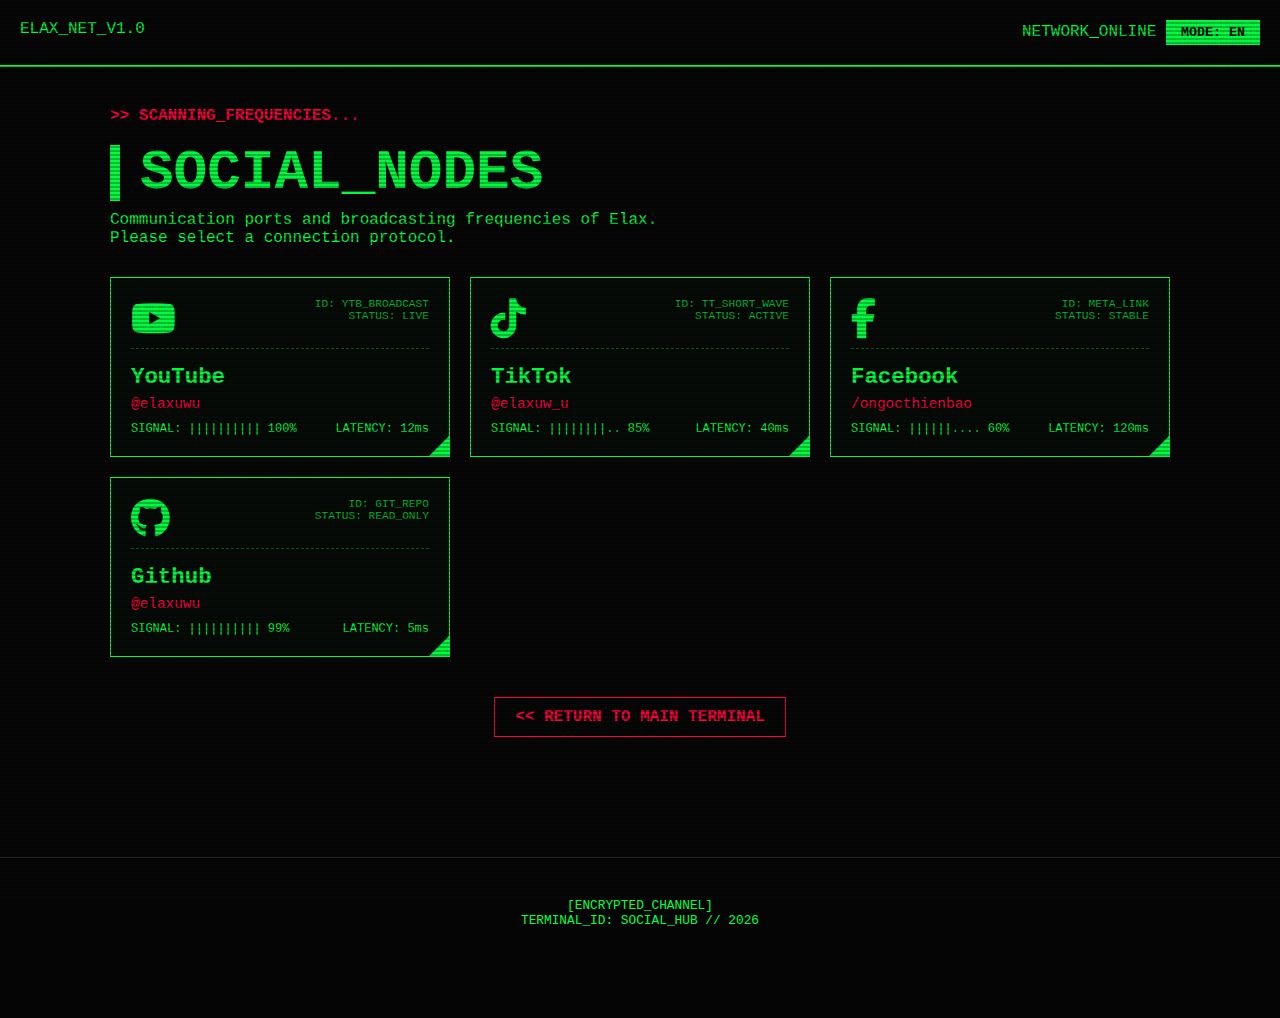
<file: comm_link.html>
<!DOCTYPE html>
<html lang="vi">
<head>
    <meta charset="UTF-8">
    <meta name="viewport" content="width=device-width, initial-scale=1.0">
    <title>NETWORK_NODES // ELAX.DEV</title>
    <link rel="stylesheet" href="style.css">
    <link rel="stylesheet" href="https://cdnjs.cloudflare.com/ajax/libs/font-awesome/6.4.0/css/all.min.css">
    <style>
        /* CSS Riêng cho trang Social (Inline để dễ quản lý, bạn có thể chuyển sang style.css) */
        .social-grid {
            display: grid;
            grid-template-columns: repeat(auto-fit, minmax(300px, 1fr));
            gap: 20px;
            margin-top: 30px;
        }

        .social-node {
            border: 1px solid var(--text);
            padding: 20px;
            position: relative;
            text-decoration: none;
            color: var(--text);
            transition: all 0.3s ease;
            background: rgba(0, 255, 65, 0.02);
            overflow: hidden;
            display: flex;
            flex-direction: column;
            justify-content: space-between;
            min-height: 180px;
        }

        /* Hiệu ứng góc cắt */
        .social-node::after {
            content: '';
            position: absolute;
            bottom: 0;
            right: 0;
            width: 0;
            height: 0;
            border-style: solid;
            border-width: 0 0 20px 20px;
            border-color: transparent transparent var(--text) transparent;
            transition: 0.3s;
        }

        .social-node:hover {
            background: rgba(0, 255, 65, 0.1);
            transform: translateY(-5px);
            box-shadow: 0 0 15px rgba(0, 255, 65, 0.2);
        }

        .social-node:hover::after {
            border-color: transparent transparent var(--accent) transparent;
        }

        .node-header {
            display: flex;
            justify-content: space-between;
            align-items: flex-start;
            margin-bottom: 15px;
            border-bottom: 1px dashed rgba(0, 255, 65, 0.3);
            padding-bottom: 10px;
        }

        .node-icon {
            font-size: 2.5rem;
        }

        .node-id {
            text-align: right;
            font-size: 0.7rem;
            opacity: 0.7;
        }

        .node-name {
            font-size: 1.4rem;
            font-weight: bold;
            margin-bottom: 5px;
            display: block;
        }

        .node-handle {
            font-size: 0.9rem;
            color: var(--accent);
        }

        .node-stats {
            margin-top: auto;
            font-size: 0.75rem;
            font-family: var(--font-mono);
            display: flex;
            justify-content: space-between;
            align-items: flex-end;
        }

        .ping-val {
            animation: blink 2s infinite;
        }

        /* Màu riêng cho từng nền tảng khi hover */
        .social-node.yt:hover { border-color: #ff0000; color: #ff0000; }
        .social-node.yt:hover .node-icon { text-shadow: 0 0 10px #ff0000; }
        
        .social-node.tt:hover { border-color: #00f2ea; color: #00f2ea; }
        .social-node.tt:hover .node-icon { text-shadow: 2px 2px 0 #ff0050; }

        .social-node.fb:hover { border-color: #1877f2; color: #1877f2; }
        
        .social-node.gh:hover { border-color: #ffffff; color: #ffffff; }

        .back-link {
            display: inline-block;
            margin-top: 40px;
            color: var(--accent);
            text-decoration: none;
            border: 1px solid var(--accent);
            padding: 10px 20px;
            font-weight: bold;
        }
        .back-link:hover {
            background: var(--accent);
            color: #fff;
        }
    </style>
</head>
<body class="lang-en"> <div id="cursor-glow"></div>
    <div class="crt-vignette"></div>
    <div class="scanlines"></div>

    <nav class="system-nav">
        <div class="logo">ELAX_NET_V1.0</div>
        <div class="nav-controls">
            <span class="system-status">NETWORK_ONLINE</span>
            <button id="lang-toggle" class="cmd-btn">MODE: EN</button>
        </div>
    </nav>

    <main class="terminal-container">
        <section class="console-block hero">
            <div class="cmd-line">>> SCANNING_FREQUENCIES...</div>
            <h1 class="glitch-text" data-text="SOCIAL_NODES">
                <span class="content-vi">KẾT_NỐI_MẠNG</span>
                <span class="content-en">SOCIAL_NODES</span>
            </h1>
            
            <p class="sub-text" style="margin-top: 10px; max-width: 600px;">
                <span class="content-vi">Các cổng giao tiếp và tần số phát sóng của Elax. Vui lòng chọn giao thức kết nối.</span>
                <span class="content-en">Communication ports and broadcasting frequencies of Elax. Please select a connection protocol.</span>
            </p>

            <div class="social-grid">
                
                <a href="https://www.youtube.com/@elaxuwu" target="_blank" class="social-node yt hidden-section">
                    <div class="node-header">
                        <i class="fab fa-youtube node-icon"></i>
                        <div class="node-id">
                            ID: YTB_BROADCAST<br>
                            STATUS: LIVE
                        </div>
                    </div>
                    <div>
                        <span class="node-name">YouTube</span>
                        <span class="node-handle">@elaxuwu</span>
                    </div>
                    <div class="node-stats">
                        <span>SIGNAL: <span class="ping-val">||||||||||</span> 100%</span>
                        <span>LATENCY: 12ms</span>
                    </div>
                </a>

                <a href="https://www.tiktok.com/@elaxuw_u" target="_blank" class="social-node tt hidden-section" style="transition-delay: 100ms;">
                    <div class="node-header">
                        <i class="fab fa-tiktok node-icon"></i>
                        <div class="node-id">
                            ID: TT_SHORT_WAVE<br>
                            STATUS: ACTIVE
                        </div>
                    </div>
                    <div>
                        <span class="node-name">TikTok</span>
                        <span class="node-handle">@elaxuw_u</span>
                    </div>
                    <div class="node-stats">
                        <span>SIGNAL: <span class="ping-val">||||||||..</span> 85%</span>
                        <span>LATENCY: 40ms</span>
                    </div>
                </a>

                <a href="https://www.facebook.com/ongocthienbao/" target="_blank" class="social-node fb hidden-section" style="transition-delay: 200ms;">
                    <div class="node-header">
                        <i class="fab fa-facebook-f node-icon"></i>
                        <div class="node-id">
                            ID: META_LINK<br>
                            STATUS: STABLE
                        </div>
                    </div>
                    <div>
                        <span class="node-name">Facebook</span>
                        <span class="node-handle">/ongocthienbao</span>
                    </div>
                    <div class="node-stats">
                        <span>SIGNAL: <span class="ping-val">||||||....</span> 60%</span>
                        <span>LATENCY: 120ms</span>
                    </div>
                </a>

                <a href="https://github.com/elaxuwu" target="_blank" class="social-node gh hidden-section" style="transition-delay: 300ms;">
                    <div class="node-header">
                        <i class="fab fa-github node-icon"></i>
                        <div class="node-id">
                            ID: GIT_REPO<br>
                            STATUS: READ_ONLY
                        </div>
                    </div>
                    <div>
                        <span class="node-name">Github</span>
                        <span class="node-handle">@elaxuwu</span>
                    </div>
                    <div class="node-stats">
                        <span>SIGNAL: <span class="ping-val">||||||||||</span> 99%</span>
                        <span>LATENCY: 5ms</span>
                    </div>
                </a>

            </div>

            <div style="text-align: center;">
                <a href="index.html" class="back-link">
                    <span class="content-vi"><< TRỞ VỀ TERMINAL CHÍNH</span>
                    <span class="content-en"><< RETURN TO MAIN TERMINAL</span>
                </a>
            </div>

        </section>
    </main>

    <footer class="system-footer">
        <p>[ENCRYPTED_CHANNEL]</p>
        <p>TERMINAL_ID: SOCIAL_HUB // 2026</p>
    </footer>

    <script src="script.js"></script>
    
    <script>
        // Giả lập Ping thay đổi ngẫu nhiên cho sinh động
        setInterval(() => {
            const latencies = document.querySelectorAll('.node-stats span:last-child');
            latencies.forEach(el => {
                const ms = Math.floor(Math.random() * 50) + 10;
                el.innerText = `LATENCY: ${ms}ms`;
            });
        }, 2000);
    </script>
</body>
</html>
</file>
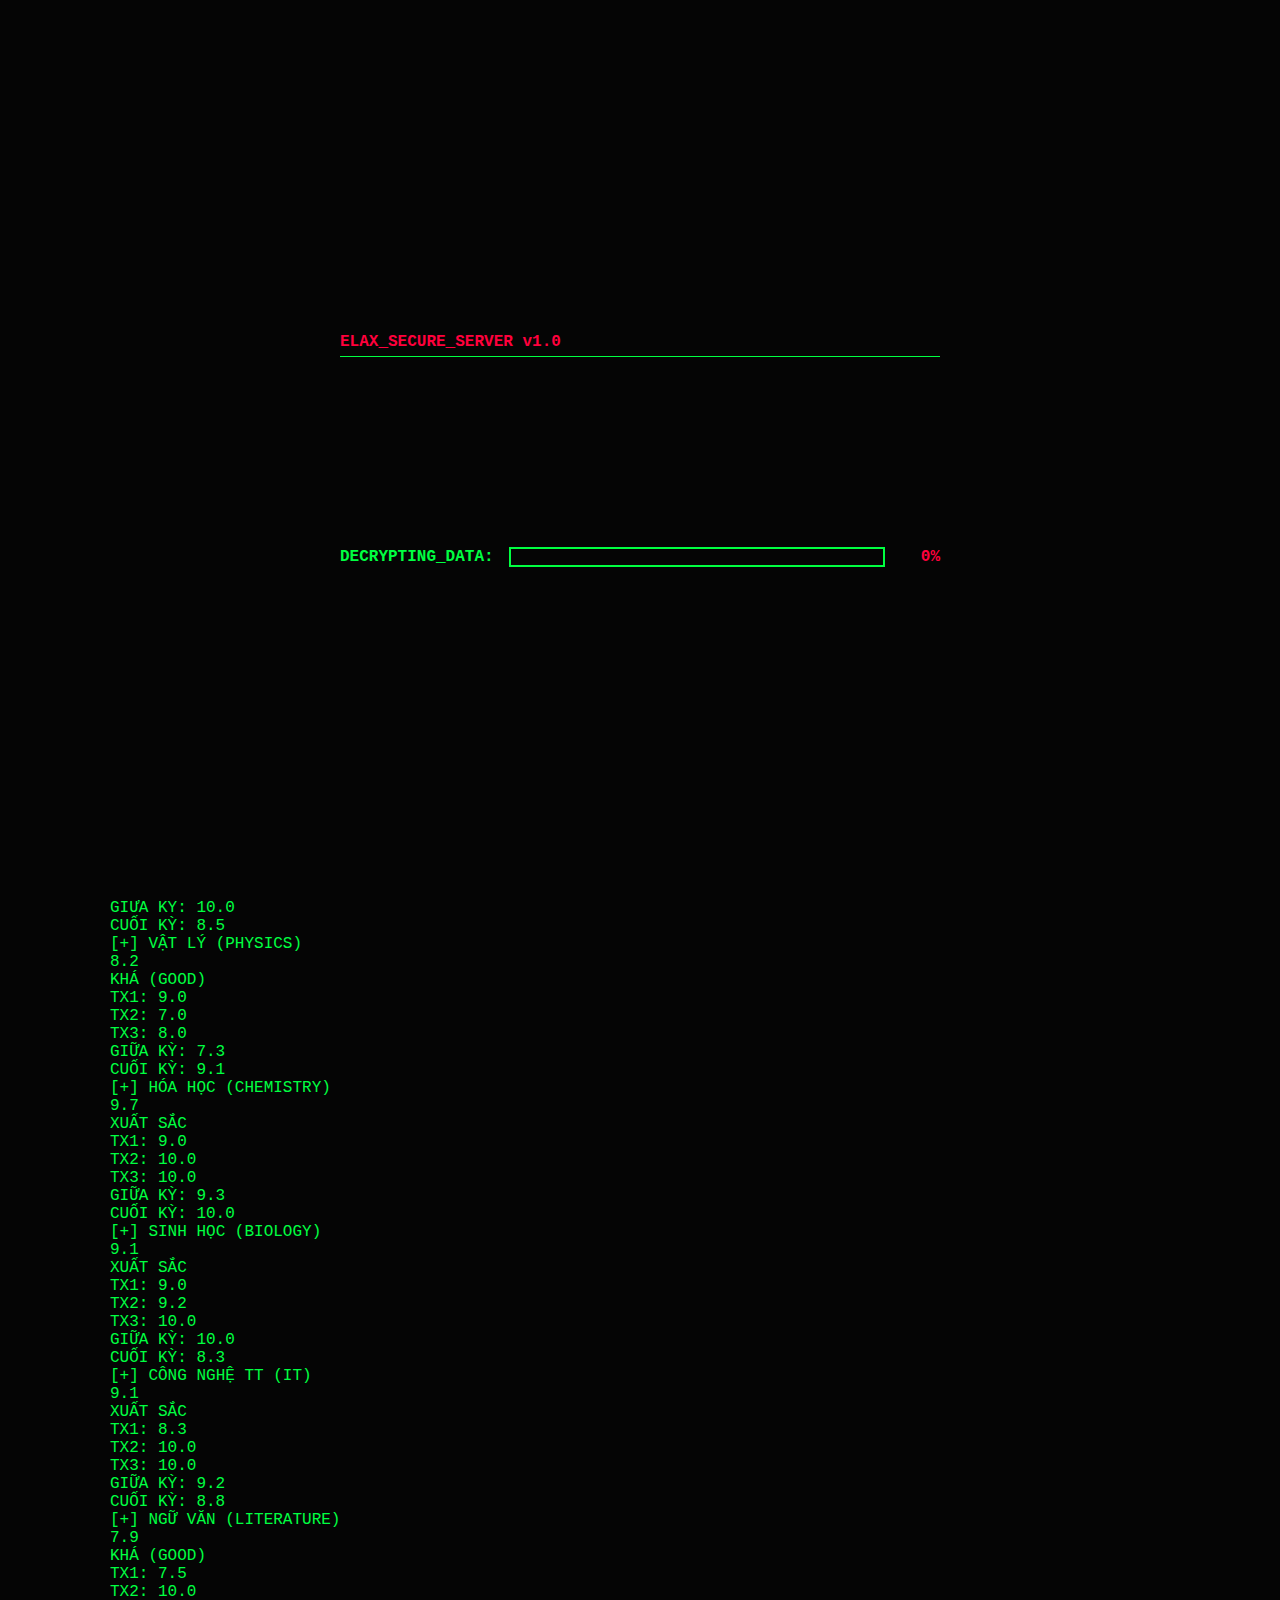
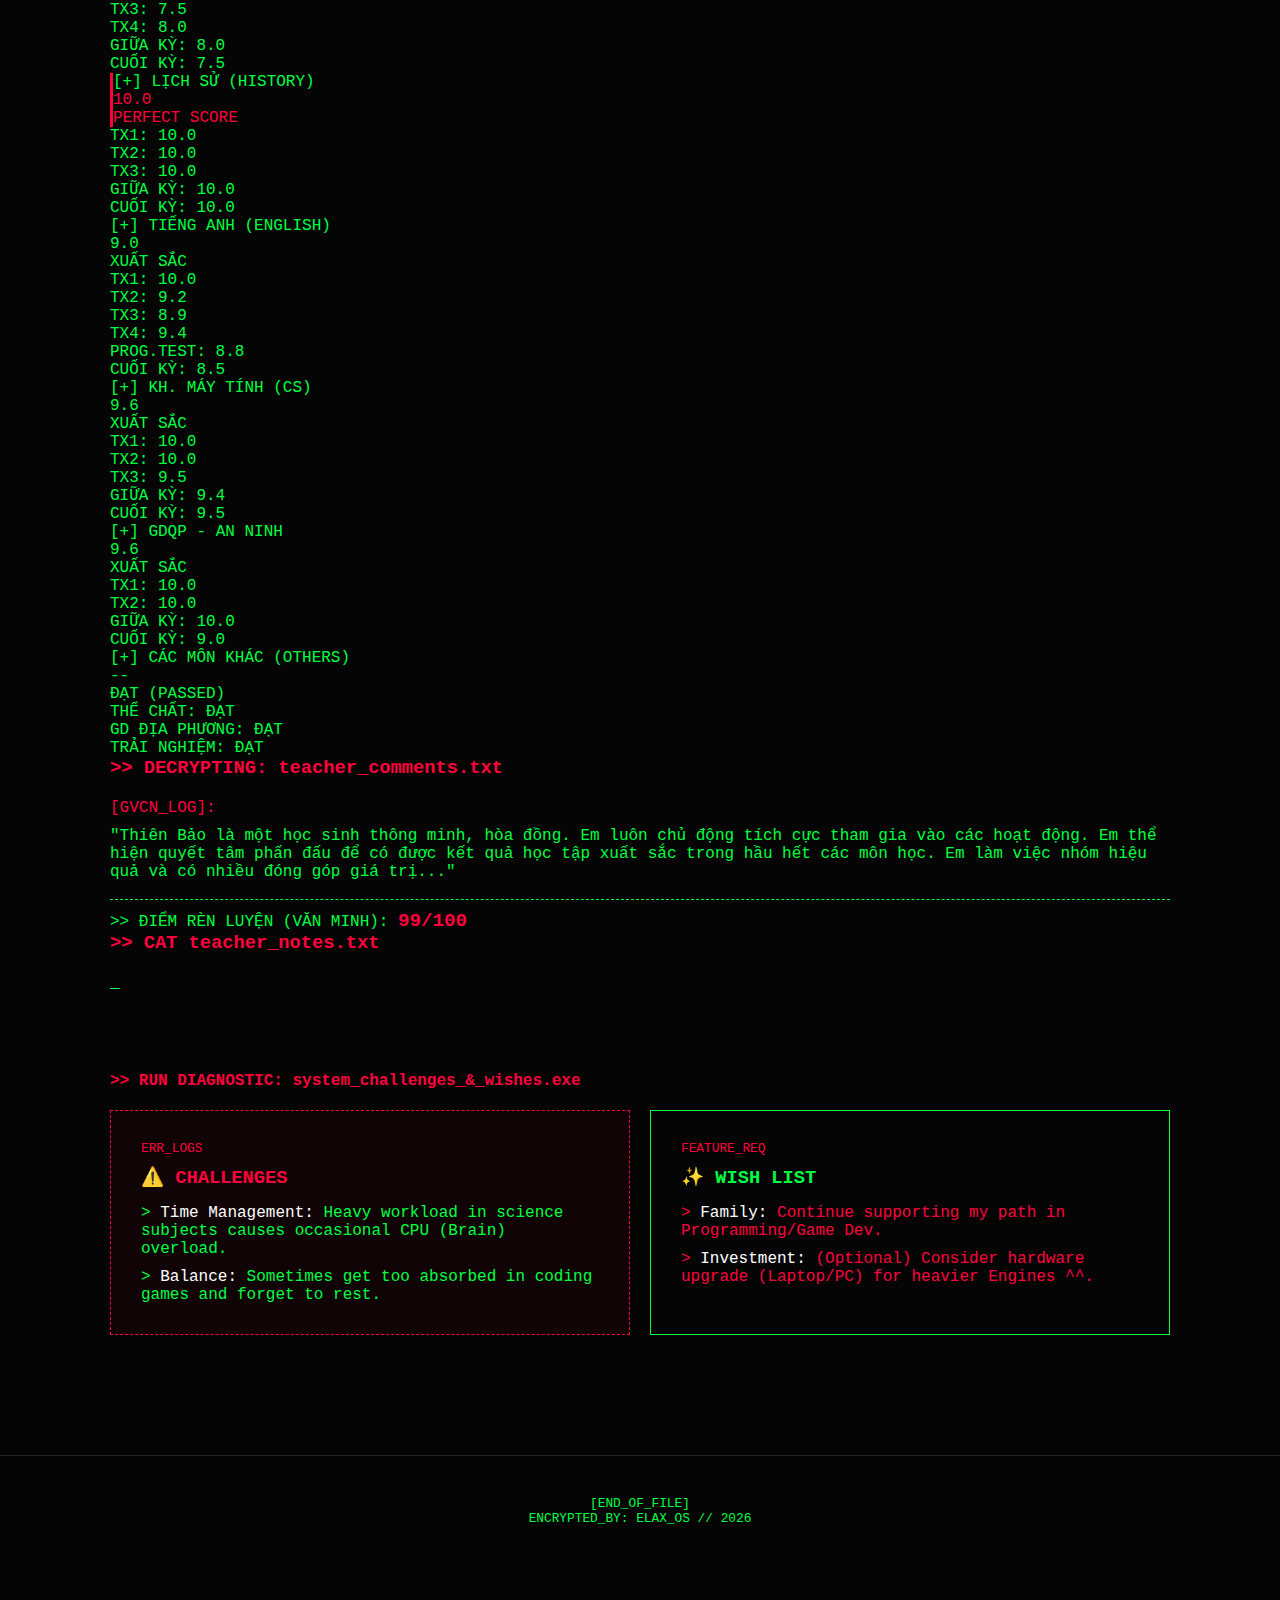
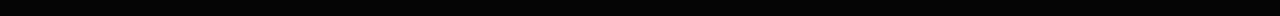
<file: report.html>
<!DOCTYPE html>
<html lang="vi">
<head>
    <meta charset="UTF-8">
    <meta name="viewport" content="width=device-width, initial-scale=1.0">
    <title>ACADEMIC_LOGS_HK1</title>
    <link rel="stylesheet" href="style.css">
</head>
<body class="lang-en">

    <div id="cursor-glow"></div>
    <div class="crt-vignette"></div>

    <div id="boot-loader">
        <div class="boot-container">
            <div class="boot-header">ELAX_SECURE_SERVER v1.0</div>
            <div id="boot-log" class="boot-log"></div>
            <div class="boot-progress-wrapper">
                <span class="boot-label">DECRYPTING_DATA:</span>
                <div class="boot-progress-bar">
                    <div id="boot-fill"></div>
                </div>
                <span id="boot-percent">0%</span>
            </div>
        </div>
    </div>
    
    <div class="scanlines"></div>

    <nav class="system-nav">
        <a href="index.html" class="logo" style="text-decoration: none; color: var(--text);">
            << RETURN_ROOT
        </a>
        <div class="nav-controls">
            <span class="system-status">SECURE_MODE</span>
            <button id="lang-toggle" class="cmd-btn">MODE: EN</button>
        </div>
    </nav>

    <main class="terminal-container">
        <section class="console-block hero">
            <div class="cmd-line">>> ACCESS FILE: academic_report_hk1.dat</div>
            <h1 class="glitch-text" data-text="PARENT MEETING 1:1">
                <span class="content-vi">HỌP PHỤ HUYNH 1:1</span>
                <span class="content-en">1:1 PARENT MEETING</span>
            </h1>
            
            <div class="slogan-box">
                <span style="color: var(--accent);">TARGET:</span>&nbsp;
                <span class="content-vi">Kết quả học tập Học Kỳ 1</span>
                <span class="content-en">Semester 1 Academic Results</span>
            </div>
        </section>

        <section class="console-block hidden-section">
            <div class="cmd-line">>> RENDER TABLE --verbose</div>
            
            <div class="report-container">
                <section class="console-block hidden-section">
    <div class="cmd-line">>> LOAD FILE: mission_plan_hk1.txt</div>
    <div class="project-brutal-card" style="border-color: var(--text); margin-bottom: 30px;">
        <div class="project-header">
            <span class="status-dot" style="background: var(--text);"></span> 
            <span class="content-vi">I. KẾ HOẠCH HỌC TẬP & RÈN LUYỆN</span>
            <span class="content-en">I. STUDY & TRAINING PLAN</span>
        </div>
        <div class="project-desc" style="width: 100%; flex: none; background: rgba(0,255,65,0.02);">
            <ul style="list-style: none; padding-left: 0; font-family: var(--font-mono);">
                <li style="margin-bottom: 15px; display: flex; align-items: flex-start;">
                    <span style="color: var(--accent); margin-right: 10px;">[TARGET_01]</span>
                    <div>
                        <strong class="content-vi">Duy trì phong độ học tập:</strong>
                        <strong class="content-en">Maintain Academic Performance:</strong>
                        <br>
                        <span class="content-vi" style="opacity: 0.8;">>> Mục tiêu GPA cả năm > 9.0. Giữ vững điểm 10 môn chuyên ngành.</span>
                        <span class="content-en" style="opacity: 0.8;">>> Target GPA > 9.0. Keep perfect score in major subjects.</span>
                    </div>
                </li>
                <li style="margin-bottom: 15px; display: flex; align-items: flex-start;">
                    <span style="color: var(--accent); margin-right: 10px;">[TARGET_02]</span>
                    <div>
                        <strong class="content-vi">Phát triển kỹ năng mềm:</strong>
                        <strong class="content-en">Soft Skills Development:</strong>
                        <br>
                        <span class="content-vi" style="opacity: 0.8;">>> Cải thiện kỹ năng quản lý thời gian (Time Management) & Lãnh đạo nhóm (Leadership).</span>
                        <span class="content-en" style="opacity: 0.8;">>> Improve Time Management & Team Leadership.</span>
                    </div>
                </li>
                <li style="margin-bottom: 10px; display: flex; align-items: flex-start;">
                    <span style="color: var(--accent); margin-right: 10px;">[TARGET_03]</span>
                    <div>
                        <strong class="content-vi">Dự án cá nhân:</strong>
                        <strong class="content-en">Personal Projects:</strong>
                        <br>
                        <span class="content-vi" style="opacity: 0.8;">>> Hoàn thành 1 Game/App nhỏ và publish lên Github.</span>
                        <span class="content-en" style="opacity: 0.8;">>> Finish 1 mini Game/App & publish to Github.</span>
                    </div>
                </li>
            </ul>
        </div>
    </div>
                </section>
                
    <div class="report-header">
        <div class="col">SUBJECT (CLICK TO EXPAND)</div>
        <div class="col">AVG_SCORE</div>
        <div class="col">STATUS</div>
    </div>

    <div class="report-row" onclick="toggleDetail(this)">
        <div class="col"><span class="expand-icon">[+]</span> TOÁN (MATH)</div>
        <div class="col text-highlight">8.8</div>
        <div class="col">GIỎI (EXCELLENT)</div>
    </div>
    <div class="detail-row">
        <div class="detail-grid">
            <div class="d-item">TX1: 9.5</div>
            <div class="d-item">TX2: 9.0</div>
            <div class="d-item">TX3: 7.5</div>
            <div class="d-item">TX4: 7.6</div>
            <div class="d-item highlight">GIỮA KỲ: 10.0</div>
            <div class="d-item highlight">CUỐI KỲ: 8.5</div>
        </div>
    </div>

    <div class="report-row" onclick="toggleDetail(this)">
        <div class="col"><span class="expand-icon">[+]</span> VẬT LÝ (PHYSICS)</div>
        <div class="col text-highlight">8.2</div>
        <div class="col">KHÁ (GOOD)</div>
    </div>
    <div class="detail-row">
        <div class="detail-grid">
            <div class="d-item">TX1: 9.0</div>
            <div class="d-item">TX2: 7.0</div>
            <div class="d-item">TX3: 8.0</div>
            <div class="d-item highlight">GIỮA KỲ: 7.3</div>
            <div class="d-item highlight">CUỐI KỲ: 9.1</div>
        </div>
    </div>

    <div class="report-row" onclick="toggleDetail(this)">
        <div class="col"><span class="expand-icon">[+]</span> HÓA HỌC (CHEMISTRY)</div>
        <div class="col text-highlight">9.7</div>
        <div class="col">XUẤT SẮC</div>
    </div>
    <div class="detail-row">
        <div class="detail-grid">
            <div class="d-item">TX1: 9.0</div>
            <div class="d-item">TX2: 10.0</div>
            <div class="d-item">TX3: 10.0</div>
            <div class="d-item highlight">GIỮA KỲ: 9.3</div>
            <div class="d-item highlight">CUỐI KỲ: 10.0</div>
        </div>
    </div>

    <div class="report-row" onclick="toggleDetail(this)">
        <div class="col"><span class="expand-icon">[+]</span> SINH HỌC (BIOLOGY)</div>
        <div class="col text-highlight">9.1</div>
        <div class="col">XUẤT SẮC</div>
    </div>
    <div class="detail-row">
        <div class="detail-grid">
            <div class="d-item">TX1: 9.0</div>
            <div class="d-item">TX2: 9.2</div>
            <div class="d-item">TX3: 10.0</div>
            <div class="d-item highlight">GIỮA KỲ: 10.0</div>
            <div class="d-item highlight">CUỐI KỲ: 8.3</div>
        </div>
    </div>

    <div class="report-row" onclick="toggleDetail(this)">
        <div class="col"><span class="expand-icon">[+]</span> CÔNG NGHỆ TT (IT)</div>
        <div class="col text-highlight">9.1</div>
        <div class="col">XUẤT SẮC</div>
    </div>
    <div class="detail-row">
        <div class="detail-grid">
            <div class="d-item">TX1: 8.3</div>
            <div class="d-item">TX2: 10.0</div>
            <div class="d-item">TX3: 10.0</div>
            <div class="d-item highlight">GIỮA KỲ: 9.2</div>
            <div class="d-item highlight">CUỐI KỲ: 8.8</div>
        </div>
    </div>

    <div class="report-row" onclick="toggleDetail(this)">
        <div class="col"><span class="expand-icon">[+]</span> NGỮ VĂN (LITERATURE)</div>
        <div class="col text-highlight">7.9</div>
        <div class="col">KHÁ (GOOD)</div>
    </div>
    <div class="detail-row">
        <div class="detail-grid">
            <div class="d-item">TX1: 7.5</div>
            <div class="d-item">TX2: 10.0</div>
            <div class="d-item">TX3: 7.5</div>
            <div class="d-item">TX4: 8.0</div>
            <div class="d-item highlight">GIỮA KỲ: 8.0</div>
            <div class="d-item highlight">CUỐI KỲ: 7.5</div>
        </div>
    </div>

    <div class="report-row" onclick="toggleDetail(this)" style="border-left: 3px solid var(--accent);">
        <div class="col"><span class="expand-icon">[+]</span> LỊCH SỬ (HISTORY)</div>
        <div class="col text-highlight" style="color: var(--accent);">10.0</div>
        <div class="col" style="color: var(--accent);">PERFECT SCORE</div>
    </div>
    <div class="detail-row">
        <div class="detail-grid">
            <div class="d-item">TX1: 10.0</div>
            <div class="d-item">TX2: 10.0</div>
            <div class="d-item">TX3: 10.0</div>
            <div class="d-item highlight">GIỮA KỲ: 10.0</div>
            <div class="d-item highlight">CUỐI KỲ: 10.0</div>
        </div>
    </div>

    <div class="report-row" onclick="toggleDetail(this)">
        <div class="col"><span class="expand-icon">[+]</span> TIẾNG ANH (ENGLISH)</div>
        <div class="col text-highlight">9.0</div>
        <div class="col">XUẤT SẮC</div>
    </div>
    <div class="detail-row">
        <div class="detail-grid">
            <div class="d-item">TX1: 10.0</div>
            <div class="d-item">TX2: 9.2</div>
            <div class="d-item">TX3: 8.9</div>
            <div class="d-item">TX4: 9.4</div>
            <div class="d-item highlight">PROG.TEST: 8.8</div>
            <div class="d-item highlight">CUỐI KỲ: 8.5</div>
        </div>
    </div>

    <div class="report-row" onclick="toggleDetail(this)">
        <div class="col"><span class="expand-icon">[+]</span> KH. MÁY TÍNH (CS)</div>
        <div class="col text-highlight">9.6</div>
        <div class="col">XUẤT SẮC</div>
    </div>
    <div class="detail-row">
        <div class="detail-grid">
            <div class="d-item">TX1: 10.0</div>
            <div class="d-item">TX2: 10.0</div>
            <div class="d-item">TX3: 9.5</div>
            <div class="d-item highlight">GIỮA KỲ: 9.4</div>
            <div class="d-item highlight">CUỐI KỲ: 9.5</div>
        </div>
    </div>
    
     <div class="report-row" onclick="toggleDetail(this)">
        <div class="col"><span class="expand-icon">[+]</span> GDQP - AN NINH</div>
        <div class="col text-highlight">9.6</div>
        <div class="col">XUẤT SẮC</div>
    </div>
    <div class="detail-row">
        <div class="detail-grid">
            <div class="d-item">TX1: 10.0</div>
            <div class="d-item">TX2: 10.0</div>
            <div class="d-item highlight">GIỮA KỲ: 10.0</div>
            <div class="d-item highlight">CUỐI KỲ: 9.0</div>
        </div>
    </div>

    <div class="report-row" onclick="toggleDetail(this)">
        <div class="col"><span class="expand-icon">[+]</span> CÁC MÔN KHÁC (OTHERS)</div>
        <div class="col">--</div>
        <div class="col">ĐẠT (PASSED)</div>
    </div>
    <div class="detail-row">
        <div class="detail-grid">
            <div class="d-item">THỂ CHẤT: ĐẠT</div>
            <div class="d-item">GD ĐỊA PHƯƠNG: ĐẠT</div>
            <div class="d-item">TRẢI NGHIỆM: ĐẠT</div>
        </div>
    </div>

</div>

<div class="teacher-notes hidden-section">
    <h3 class="cmd-line">>> DECRYPTING: teacher_comments.txt</h3>
    <div class="note-box">
        <p style="margin-bottom: 10px; color: var(--accent);">[GVCN_LOG]:</p>
        <p class="typewriter-text">
            "Thiên Bảo là một học sinh thông minh, hòa đồng. Em luôn chủ động tích cực tham gia vào các hoạt động. Em thể hiện quyết tâm phấn đấu để có được kết quả học tập xuất sắc trong hầu hết các môn học. Em làm việc nhóm hiệu quả và có nhiều đóng góp giá trị..."
        </p>
        <br>
        <p style="color: var(--text); border-top: 1px dashed var(--text); padding-top:10px;">
            >> ĐIỂM RÈN LUYỆN (VĂN MINH): <span style="color: var(--accent); font-weight: bold; font-size: 1.2rem;">99/100</span>
        </p>
    </div>
</div>
            

            <div class="teacher-notes hidden-section">
                <h3 class="cmd-line">>> CAT teacher_notes.txt</h3>
                <div class="note-box">
                    <span class="cursor">_</span>
                </div>
            </div>
        </section>
        <section class="console-block hidden-section" style="margin-top: 50px;">
    <div class="cmd-line">>> RUN DIAGNOSTIC: system_challenges_&_wishes.exe</div>
    
    <div class="brutal-grid" style="border: none; grid-gap: 20px;">
        
        <div class="skill-box" style="border: 1px dashed var(--accent); background: rgba(255, 0, 60, 0.05);">
            <span class="code-num" style="color: var(--accent);">ERR_LOGS</span>
            <h3 class="content-vi" style="color: var(--accent); margin-bottom: 15px;">⚠️ KHÓ KHĂN (CHALLENGES)</h3>
            <h3 class="content-en" style="color: var(--accent); margin-bottom: 15px;">⚠️ CHALLENGES</h3>
            
            <p class="content-vi" style="margin-bottom: 10px;">
                > <span style="color: #fff;">Quản lý thời gian:</span> Khối lượng bài tập các môn tự nhiên khá lớn, đôi khi gây quá tải CPU (Brain).
            </p>
            <p class="content-en" style="margin-bottom: 10px;">
                > <span style="color: #fff;">Time Management:</span> Heavy workload in science subjects causes occasional CPU (Brain) overload.
            </p>

            <p class="content-vi">
                > <span style="color: #fff;">Cân bằng:</span> Đôi khi mải mê code game mà quên mất thời gian nghỉ ngơi.
            </p>
            <p class="content-en">
                > <span style="color: #fff;">Balance:</span> Sometimes get too absorbed in coding games and forget to rest.
            </p>
        </div>

        <div class="skill-box highlight" style="border: 1px solid var(--text);">
            <span class="code-num">FEATURE_REQ</span>
            <h3 class="content-vi" style="color: var(--text); margin-bottom: 15px;">✨ MONG MUỐN (WISH LIST)</h3>
            <h3 class="content-en" style="color: var(--text); margin-bottom: 15px;">✨ WISH LIST</h3>
            
            <p class="content-vi" style="margin-bottom: 10px;">
                > <span style="color: #fff;">Gia đình:</span> Tiếp tục ủng hộ con theo đuổi ngành Lập trình/Game Dev.
            </p>
            <p class="content-en" style="margin-bottom: 10px;">
                > <span style="color: #fff;">Family:</span> Continue supporting my path in Programming/Game Dev.
            </p>

            <p class="content-vi">
                > <span style="color: #fff;">Đầu tư:</span> (Optional) Cân nhắc nâng cấp "phần cứng" (Laptop/PC) để chạy các Engine nặng hơn ^^.
            </p>
            <p class="content-en">
                > <span style="color: #fff;">Investment:</span> (Optional) Consider hardware upgrade (Laptop/PC) for heavier Engines ^^.
            </p>
        </div>
    </div>
        </section>
        
    </main>

    <footer class="system-footer">
        <p>[END_OF_FILE]</p>
        <p>ENCRYPTED_BY: ELAX_OS // 2026</p>
    </footer>

    <script src="script.js"></script>
</body>
</html>
</file>
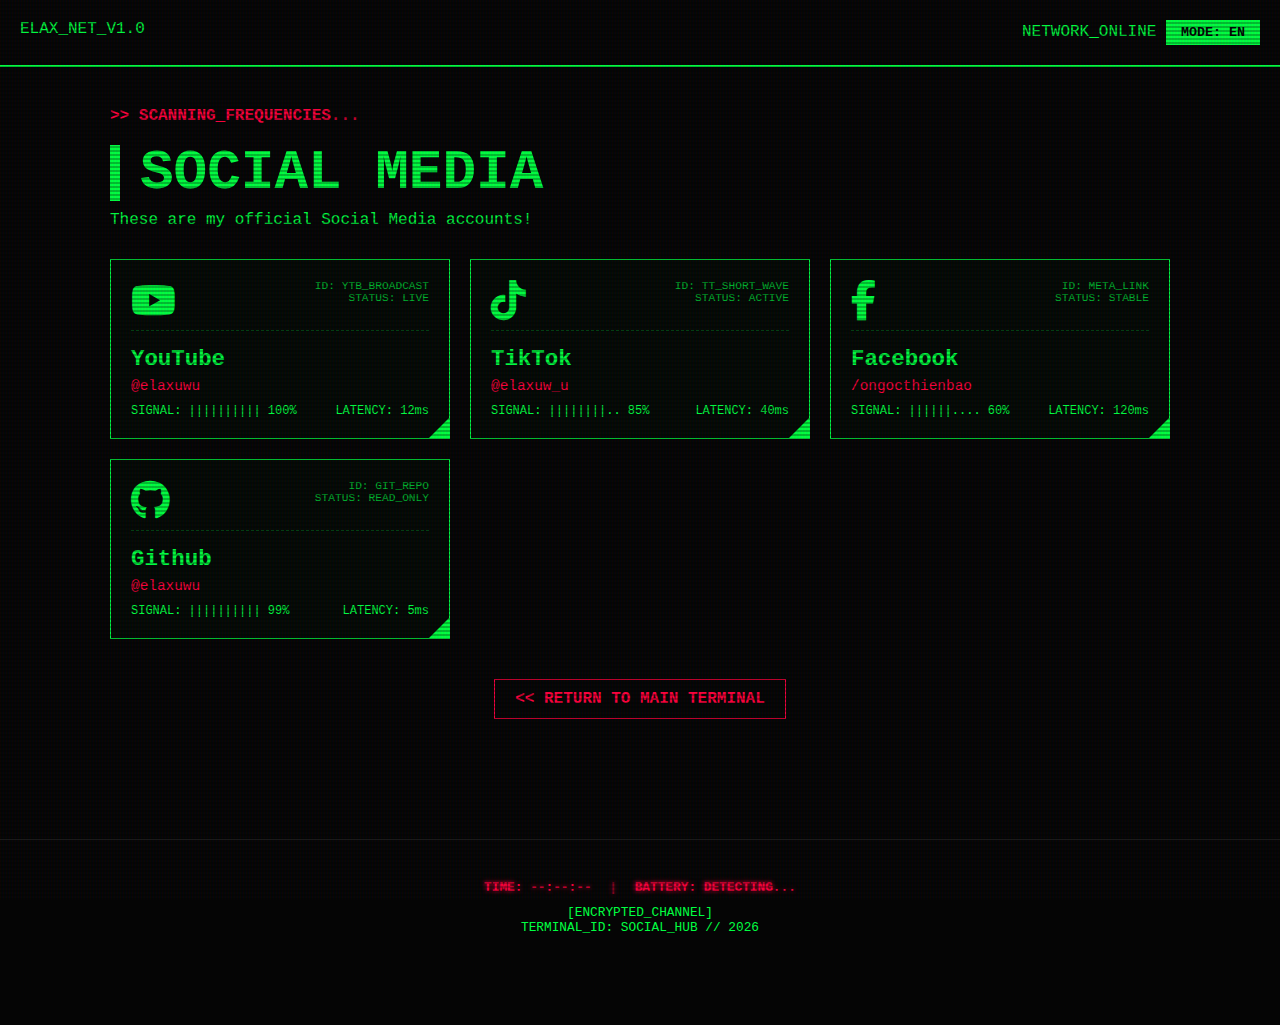
<file: pages/comm_link.html>
<!DOCTYPE html>
<html lang="vi">
<head>
    <meta charset="UTF-8">
    <meta name="viewport" content="width=device-width, initial-scale=1.0">
    <title>NETWORK_NODES // ELAX.DEV</title>
    <link rel="stylesheet" href="../style.css">
    <link rel="stylesheet" href="https://cdnjs.cloudflare.com/ajax/libs/font-awesome/6.4.0/css/all.min.css">
    <style>
        /* CSS Riêng cho trang Social (Inline để dễ quản lý, bạn có thể chuyển sang style.css) */
        .social-grid {
            display: grid;
            grid-template-columns: repeat(auto-fit, minmax(300px, 1fr));
            gap: 20px;
            margin-top: 30px;
        }

        .social-node {
            border: 1px solid var(--text);
            padding: 20px;
            position: relative;
            text-decoration: none;
            color: var(--text);
            transition: all 0.3s ease;
            background: rgba(0, 255, 65, 0.02);
            overflow: hidden;
            display: flex;
            flex-direction: column;
            justify-content: space-between;
            min-height: 180px;
        }

        /* Hiệu ứng góc cắt */
        .social-node::after {
            content: '';
            position: absolute;
            bottom: 0;
            right: 0;
            width: 0;
            height: 0;
            border-style: solid;
            border-width: 0 0 20px 20px;
            border-color: transparent transparent var(--text) transparent;
            transition: 0.3s;
        }

        .social-node:hover {
            background: rgba(0, 255, 65, 0.1);
            transform: translateY(-5px);
            box-shadow: 0 0 15px rgba(0, 255, 65, 0.2);
        }

        .social-node:hover::after {
            border-color: transparent transparent var(--accent) transparent;
        }

        .node-header {
            display: flex;
            justify-content: space-between;
            align-items: flex-start;
            margin-bottom: 15px;
            border-bottom: 1px dashed rgba(0, 255, 65, 0.3);
            padding-bottom: 10px;
        }

        .node-icon {
            font-size: 2.5rem;
        }

        .node-id {
            text-align: right;
            font-size: 0.7rem;
            opacity: 0.7;
        }

        .node-name {
            font-size: 1.4rem;
            font-weight: bold;
            margin-bottom: 5px;
            display: block;
        }

        .node-handle {
            font-size: 0.9rem;
            color: var(--accent);
        }

        .node-stats {
            margin-top: auto;
            font-size: 0.75rem;
            font-family: var(--font-mono);
            display: flex;
            justify-content: space-between;
            align-items: flex-end;
        }

        .ping-val {
            animation: blink 2s infinite;
        }

        /* Màu riêng cho từng nền tảng khi hover */
        .social-node.yt:hover { border-color: #ff0000; color: #ff0000; }
        .social-node.yt:hover .node-icon { text-shadow: 0 0 10px #ff0000; }
        
        .social-node.tt:hover { border-color: #00f2ea; color: #00f2ea; }
        .social-node.tt:hover .node-icon { text-shadow: 2px 2px 0 #ff0050; }

        .social-node.fb:hover { border-color: #1877f2; color: #1877f2; }
        
        .social-node.gh:hover { border-color: #ffffff; color: #ffffff; }

        .back-link {
            display: inline-block;
            margin-top: 40px;
            color: var(--accent);
            text-decoration: none;
            border: 1px solid var(--accent);
            padding: 10px 20px;
            font-weight: bold;
        }
        .back-link:hover {
            background: var(--accent);
            color: #fff;
        }
        .sys-info-bar {
    margin-bottom: 10px;
    font-weight: bold;
    color: var(--accent);
    text-shadow: 0 0 5px var(--accent);
}
        body.god-mode .terminal-container {
    animation: shake 0.5s cubic-bezier(.36,.07,.19,.97) both;
}

@keyframes shake {
    10%, 90% { transform: translate3d(-1px, 0, 0); }
    20%, 80% { transform: translate3d(2px, 0, 0); }
    30%, 50%, 70% { transform: translate3d(-4px, 0, 0); }
    40%, 60% { transform: translate3d(4px, 0, 0); }
}
.separator { margin: 0 10px; opacity: 0.5; }
    </style>
</head>
<body class="lang-en"> <div id="cursor-glow"></div>
    <div class="crt-vignette"></div>
    <div class="scanlines"></div>

    <nav class="system-nav">
        <div class="logo">ELAX_NET_V1.0</div>
        <div class="nav-controls">
            <span class="system-status">NETWORK_ONLINE</span>
            <button id="lang-toggle" class="cmd-btn">MODE: EN</button>
        </div>
    </nav>

    <main class="terminal-container">
        <section class="console-block hero">
            <div class="cmd-line">>> SCANNING_FREQUENCIES...</div>
            <h1 class="glitch-text">
                <span class="content-vi">MẠNG XÃ HỘI</span>
                <span class="content-en">SOCIAL MEDIA</span>
            </h1>
            
            <p class="sub-text" style="margin-top: 10px; max-width: 600px;">
                <span class="content-vi">Đây là các trang MXH chính thức & duy nhất của mình!</span>
                <span class="content-en">These are my official Social Media accounts!</span>
            </p>

            <div class="social-grid">
                
                <a href="https://www.youtube.com/@elaxuwu" target="_blank" class="social-node yt hidden-section">
                    <div class="node-header">
                        <i class="fab fa-youtube node-icon"></i>
                        <div class="node-id">
                            ID: YTB_BROADCAST<br>
                            STATUS: LIVE
                        </div>
                    </div>
                    <div>
                        <span class="node-name">YouTube</span>
                        <span class="node-handle">@elaxuwu</span>
                    </div>
                    <div class="node-stats">
                        <span>SIGNAL: <span class="ping-val">||||||||||</span> 100%</span>
                        <span>LATENCY: 12ms</span>
                    </div>
                </a>

                <a href="https://www.tiktok.com/@elaxuw_u" target="_blank" class="social-node tt hidden-section" style="transition-delay: 100ms;">
                    <div class="node-header">
                        <i class="fab fa-tiktok node-icon"></i>
                        <div class="node-id">
                            ID: TT_SHORT_WAVE<br>
                            STATUS: ACTIVE
                        </div>
                    </div>
                    <div>
                        <span class="node-name">TikTok</span>
                        <span class="node-handle">@elaxuw_u</span>
                    </div>
                    <div class="node-stats">
                        <span>SIGNAL: <span class="ping-val">||||||||..</span> 85%</span>
                        <span>LATENCY: 40ms</span>
                    </div>
                </a>

                <a href="https://www.facebook.com/ongocthienbao/" target="_blank" class="social-node fb hidden-section" style="transition-delay: 200ms;">
                    <div class="node-header">
                        <i class="fab fa-facebook-f node-icon"></i>
                        <div class="node-id">
                            ID: META_LINK<br>
                            STATUS: STABLE
                        </div>
                    </div>
                    <div>
                        <span class="node-name">Facebook</span>
                        <span class="node-handle">/ongocthienbao</span>
                    </div>
                    <div class="node-stats">
                        <span>SIGNAL: <span class="ping-val">||||||....</span> 60%</span>
                        <span>LATENCY: 120ms</span>
                    </div>
                </a>

                <a href="https://github.com/elaxuwu" target="_blank" class="social-node gh hidden-section" style="transition-delay: 300ms;">
                    <div class="node-header">
                        <i class="fab fa-github node-icon"></i>
                        <div class="node-id">
                            ID: GIT_REPO<br>
                            STATUS: READ_ONLY
                        </div>
                    </div>
                    <div>
                        <span class="node-name">Github</span>
                        <span class="node-handle">@elaxuwu</span>
                    </div>
                    <div class="node-stats">
                        <span>SIGNAL: <span class="ping-val">||||||||||</span> 99%</span>
                        <span>LATENCY: 5ms</span>
                    </div>
                </a>

            </div>

            <div style="text-align: center;">
                <a href="index.html" class="back-link">
                    <span class="content-vi"><< TRỞ VỀ TERMINAL CHÍNH</span>
                    <span class="content-en"><< RETURN TO MAIN TERMINAL</span>
                </a>
            </div>

        </section>
    </main>

    <footer class="system-footer">
        <div class="sys-info-bar">
            <span id="sys-time">TIME: --:--:--</span>
            <span class="separator">|</span>
            <span id="sys-battery">BATTERY: DETECTING...</span>
        </div>
        <p>[ENCRYPTED_CHANNEL]</p>
        <p>TERMINAL_ID: SOCIAL_HUB // 2026</p>
    </footer>

    <script src="../script.js"></script>
    
    <script>
        // Giả lập Ping thay đổi ngẫu nhiên cho sinh động
        setInterval(() => {
            const latencies = document.querySelectorAll('.node-stats span:last-child');
            latencies.forEach(el => {
                const ms = Math.floor(Math.random() * 50) + 10;
                el.innerText = `LATENCY: ${ms}ms`;
            });
        }, 2000);
    </script>
</body>
</html>
</file>
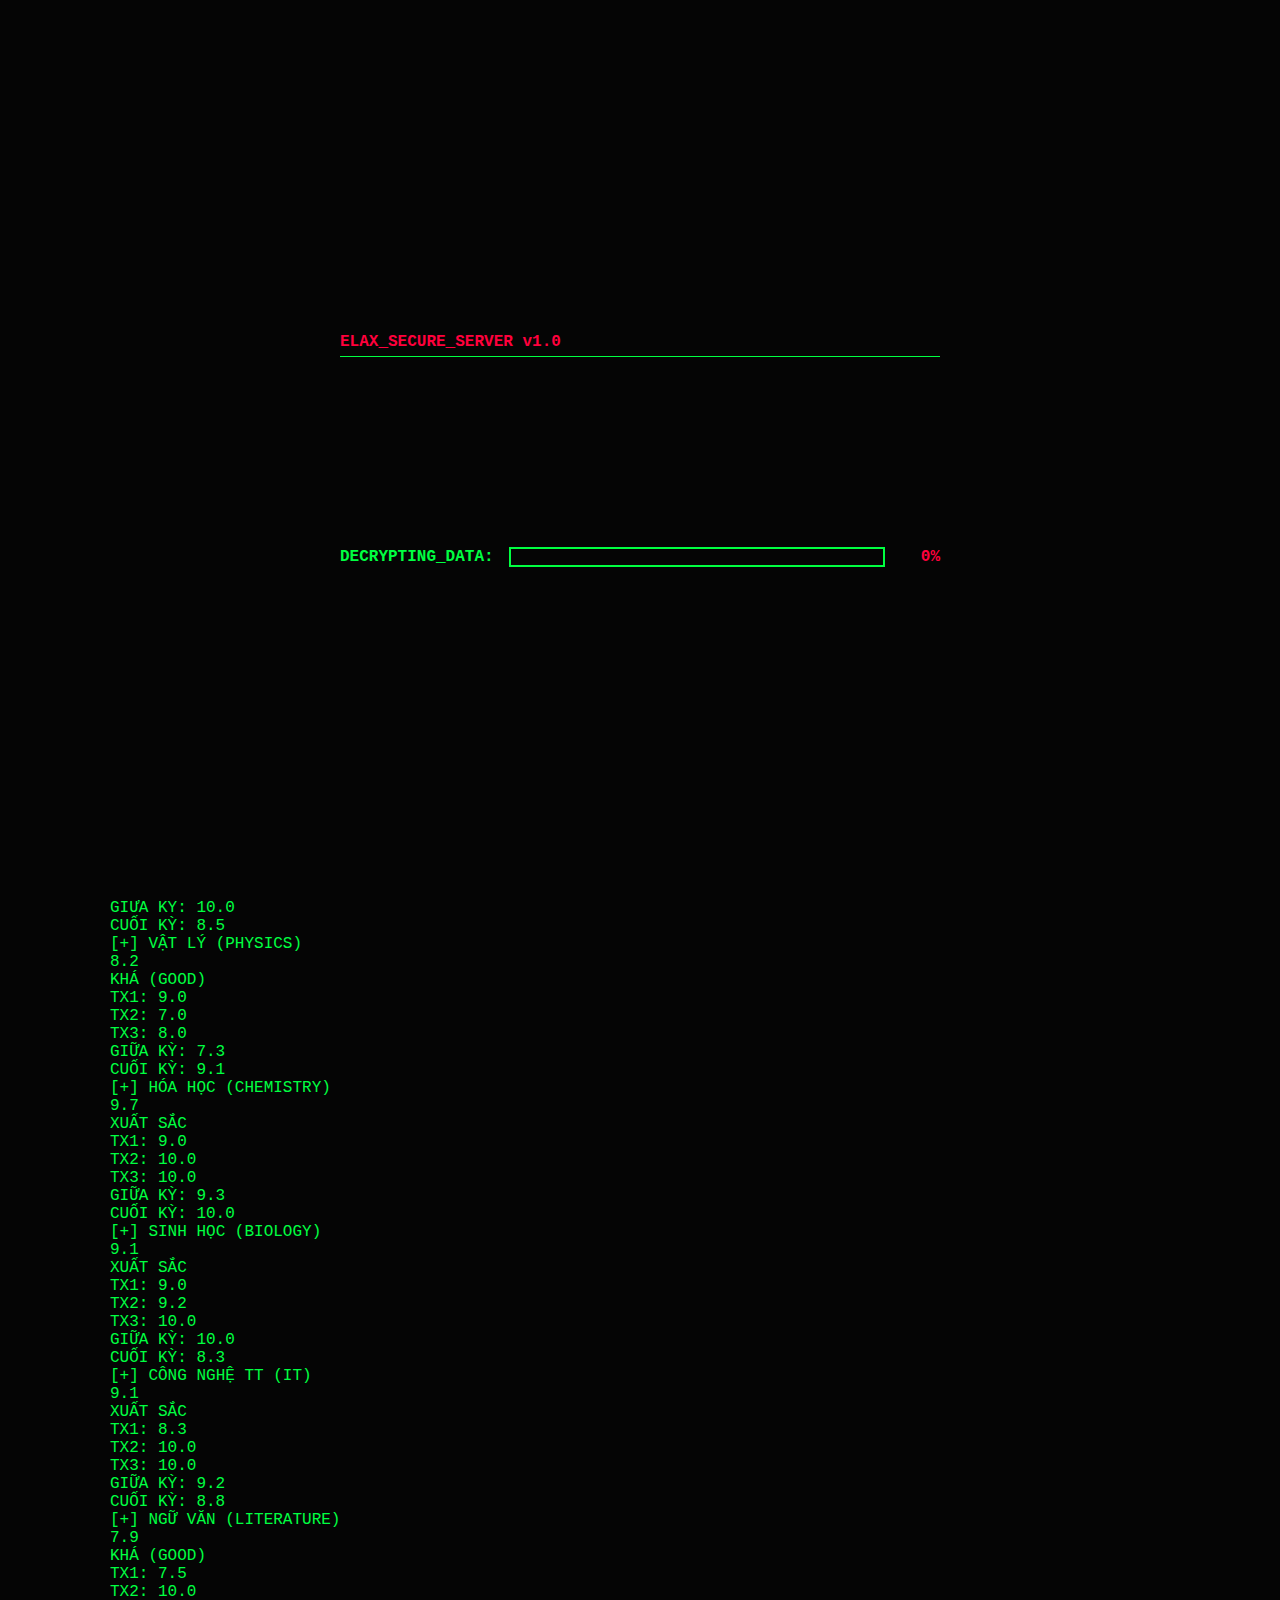
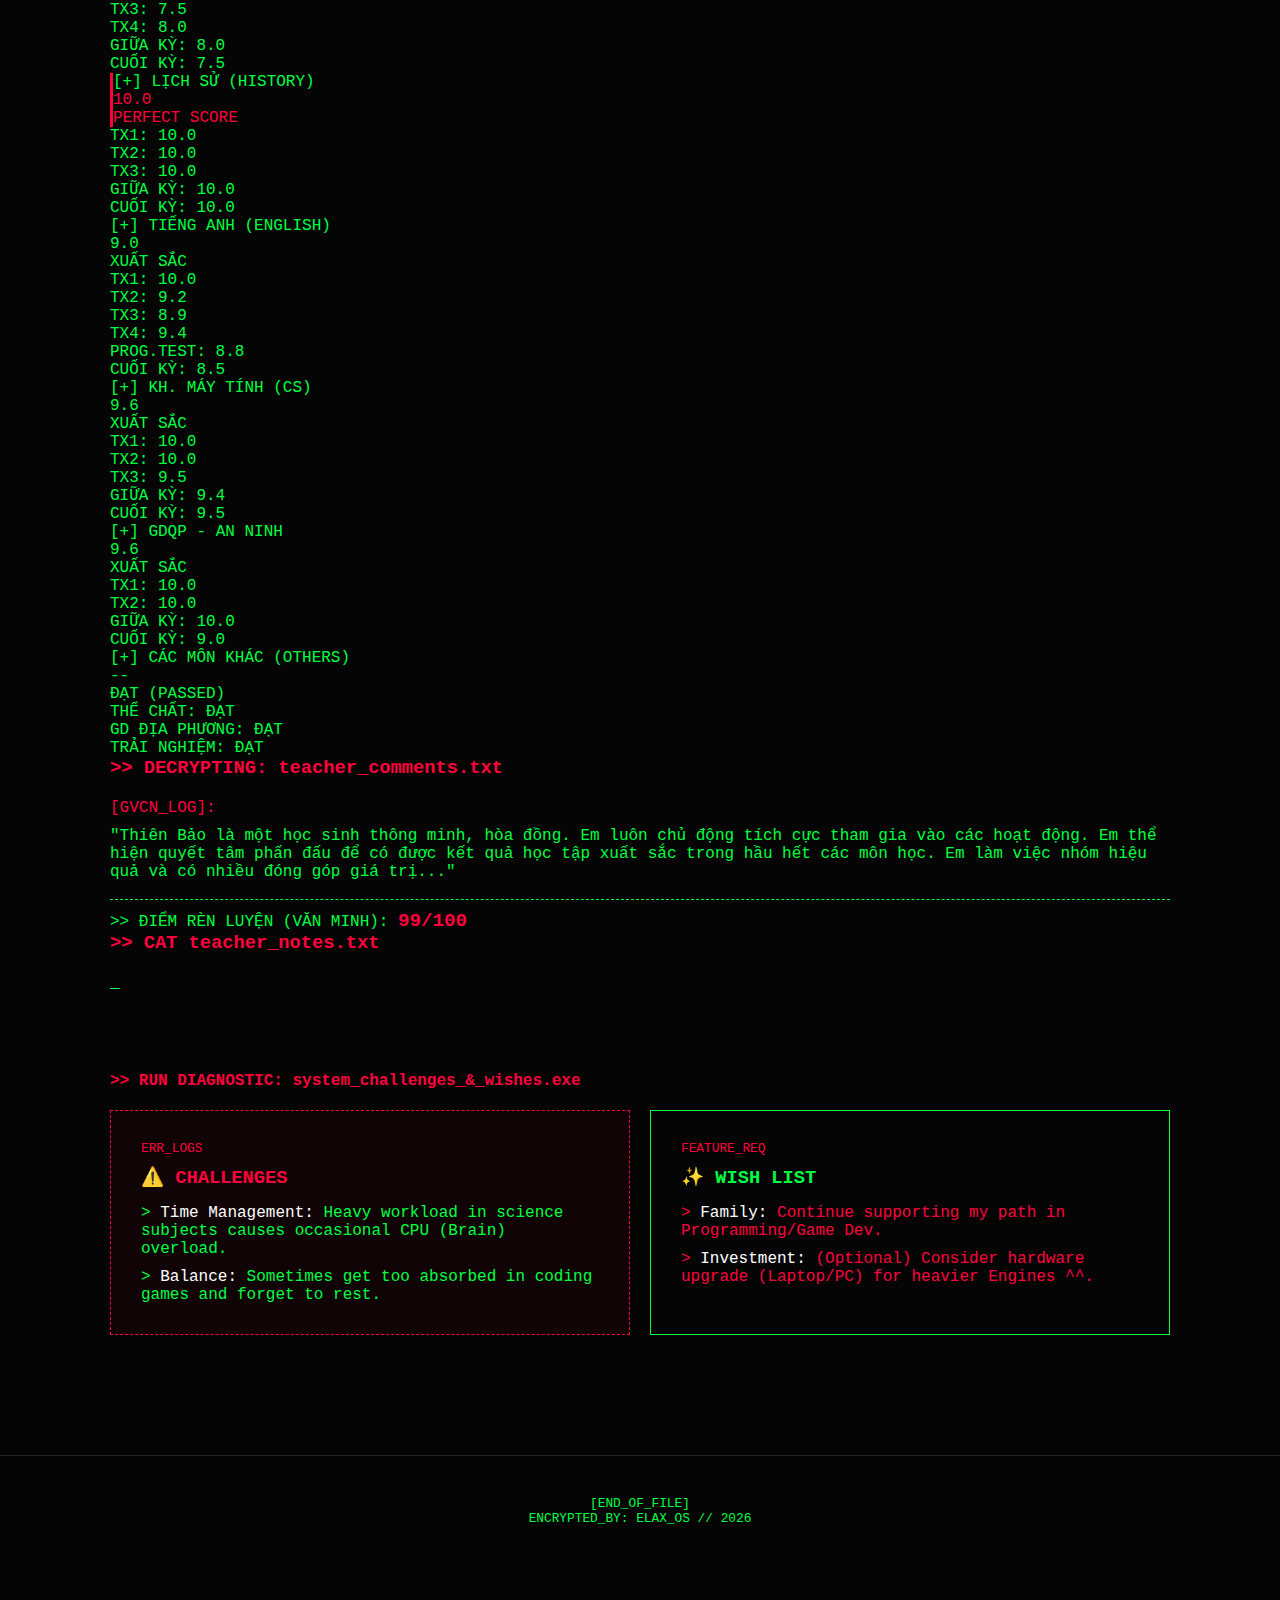
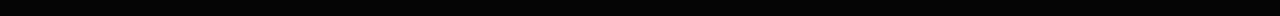
<file: pages/gradesReport/report_Grade11_Semester1.html>
<!DOCTYPE html>
<html lang="vi">
<head>
    <meta charset="UTF-8">
    <meta name="viewport" content="width=device-width, initial-scale=1.0">
    <title>ACADEMIC_LOGS_HK1</title>
    <link rel="stylesheet" href="../../style.css">
</head>
<body class="lang-en">

    <div id="cursor-glow"></div>
    <div class="crt-vignette"></div>

    <div id="boot-loader">
        <div class="boot-container">
            <div class="boot-header">ELAX_SECURE_SERVER v1.0</div>
            <div id="boot-log" class="boot-log"></div>
            <div class="boot-progress-wrapper">
                <span class="boot-label">DECRYPTING_DATA:</span>
                <div class="boot-progress-bar">
                    <div id="boot-fill"></div>
                </div>
                <span id="boot-percent">0%</span>
            </div>
        </div>
    </div>
    
    <div class="scanlines"></div>

    <nav class="system-nav">
        <a href="../../index.html" class="logo" style="text-decoration: none; color: var(--text);">
            << RETURN_ROOT
        </a>
        <div class="nav-controls">
            <span class="system-status">SECURE_MODE</span>
            <button id="lang-toggle" class="cmd-btn">MODE: EN</button>
        </div>
    </nav>

    <main class="terminal-container">
        <section class="console-block hero">
            <div class="cmd-line">>> ACCESS FILE: academic_report_hk1.dat</div>
            <h1 class="glitch-text" data-text="PARENT MEETING 1:1">
                <span class="content-vi">HỌP PHỤ HUYNH 1:1</span>
                <span class="content-en">1:1 PARENT MEETING</span>
            </h1>
            
            <div class="slogan-box">
                <span style="color: var(--accent);">TARGET:</span>&nbsp;
                <span class="content-vi">Kết quả học tập Học Kỳ 1</span>
                <span class="content-en">Semester 1 Academic Results</span>
            </div>
        </section>

        <section class="console-block hidden-section">
            <div class="cmd-line">>> RENDER TABLE --verbose</div>
            
            <div class="report-container">
                <section class="console-block hidden-section">
    <div class="cmd-line">>> LOAD FILE: mission_plan_hk1.txt</div>
    <div class="project-brutal-card" style="border-color: var(--text); margin-bottom: 30px;">
        <div class="project-header">
            <span class="status-dot" style="background: var(--text);"></span> 
            <span class="content-vi">I. KẾ HOẠCH HỌC TẬP & RÈN LUYỆN</span>
            <span class="content-en">I. STUDY & TRAINING PLAN</span>
        </div>
        <div class="project-desc" style="width: 100%; flex: none; background: rgba(0,255,65,0.02);">
            <ul style="list-style: none; padding-left: 0; font-family: var(--font-mono);">
                <li style="margin-bottom: 15px; display: flex; align-items: flex-start;">
                    <span style="color: var(--accent); margin-right: 10px;">[TARGET_01]</span>
                    <div>
                        <strong class="content-vi">Duy trì phong độ học tập:</strong>
                        <strong class="content-en">Maintain Academic Performance:</strong>
                        <br>
                        <span class="content-vi" style="opacity: 0.8;">>> Mục tiêu GPA cả năm > 9.0. Giữ vững điểm 10 môn chuyên ngành.</span>
                        <span class="content-en" style="opacity: 0.8;">>> Target GPA > 9.0. Keep perfect score in major subjects.</span>
                    </div>
                </li>
                <li style="margin-bottom: 15px; display: flex; align-items: flex-start;">
                    <span style="color: var(--accent); margin-right: 10px;">[TARGET_02]</span>
                    <div>
                        <strong class="content-vi">Phát triển kỹ năng mềm:</strong>
                        <strong class="content-en">Soft Skills Development:</strong>
                        <br>
                        <span class="content-vi" style="opacity: 0.8;">>> Cải thiện kỹ năng quản lý thời gian (Time Management) & Lãnh đạo nhóm (Leadership).</span>
                        <span class="content-en" style="opacity: 0.8;">>> Improve Time Management & Team Leadership.</span>
                    </div>
                </li>
                <li style="margin-bottom: 10px; display: flex; align-items: flex-start;">
                    <span style="color: var(--accent); margin-right: 10px;">[TARGET_03]</span>
                    <div>
                        <strong class="content-vi">Dự án cá nhân:</strong>
                        <strong class="content-en">Personal Projects:</strong>
                        <br>
                        <span class="content-vi" style="opacity: 0.8;">>> Hoàn thành 1 Game/App nhỏ và publish lên Github.</span>
                        <span class="content-en" style="opacity: 0.8;">>> Finish 1 mini Game/App & publish to Github.</span>
                    </div>
                </li>
            </ul>
        </div>
    </div>
                </section>
                
    <div class="report-header">
        <div class="col">SUBJECT (CLICK TO EXPAND)</div>
        <div class="col">AVG_SCORE</div>
        <div class="col">STATUS</div>
    </div>

    <div class="report-row" onclick="toggleDetail(this)">
        <div class="col"><span class="expand-icon">[+]</span> TOÁN (MATH)</div>
        <div class="col text-highlight">8.8</div>
        <div class="col">GIỎI (EXCELLENT)</div>
    </div>
    <div class="detail-row">
        <div class="detail-grid">
            <div class="d-item">TX1: 9.5</div>
            <div class="d-item">TX2: 9.0</div>
            <div class="d-item">TX3: 7.5</div>
            <div class="d-item">TX4: 7.6</div>
            <div class="d-item highlight">GIỮA KỲ: 10.0</div>
            <div class="d-item highlight">CUỐI KỲ: 8.5</div>
        </div>
    </div>

    <div class="report-row" onclick="toggleDetail(this)">
        <div class="col"><span class="expand-icon">[+]</span> VẬT LÝ (PHYSICS)</div>
        <div class="col text-highlight">8.2</div>
        <div class="col">KHÁ (GOOD)</div>
    </div>
    <div class="detail-row">
        <div class="detail-grid">
            <div class="d-item">TX1: 9.0</div>
            <div class="d-item">TX2: 7.0</div>
            <div class="d-item">TX3: 8.0</div>
            <div class="d-item highlight">GIỮA KỲ: 7.3</div>
            <div class="d-item highlight">CUỐI KỲ: 9.1</div>
        </div>
    </div>

    <div class="report-row" onclick="toggleDetail(this)">
        <div class="col"><span class="expand-icon">[+]</span> HÓA HỌC (CHEMISTRY)</div>
        <div class="col text-highlight">9.7</div>
        <div class="col">XUẤT SẮC</div>
    </div>
    <div class="detail-row">
        <div class="detail-grid">
            <div class="d-item">TX1: 9.0</div>
            <div class="d-item">TX2: 10.0</div>
            <div class="d-item">TX3: 10.0</div>
            <div class="d-item highlight">GIỮA KỲ: 9.3</div>
            <div class="d-item highlight">CUỐI KỲ: 10.0</div>
        </div>
    </div>

    <div class="report-row" onclick="toggleDetail(this)">
        <div class="col"><span class="expand-icon">[+]</span> SINH HỌC (BIOLOGY)</div>
        <div class="col text-highlight">9.1</div>
        <div class="col">XUẤT SẮC</div>
    </div>
    <div class="detail-row">
        <div class="detail-grid">
            <div class="d-item">TX1: 9.0</div>
            <div class="d-item">TX2: 9.2</div>
            <div class="d-item">TX3: 10.0</div>
            <div class="d-item highlight">GIỮA KỲ: 10.0</div>
            <div class="d-item highlight">CUỐI KỲ: 8.3</div>
        </div>
    </div>

    <div class="report-row" onclick="toggleDetail(this)">
        <div class="col"><span class="expand-icon">[+]</span> CÔNG NGHỆ TT (IT)</div>
        <div class="col text-highlight">9.1</div>
        <div class="col">XUẤT SẮC</div>
    </div>
    <div class="detail-row">
        <div class="detail-grid">
            <div class="d-item">TX1: 8.3</div>
            <div class="d-item">TX2: 10.0</div>
            <div class="d-item">TX3: 10.0</div>
            <div class="d-item highlight">GIỮA KỲ: 9.2</div>
            <div class="d-item highlight">CUỐI KỲ: 8.8</div>
        </div>
    </div>

    <div class="report-row" onclick="toggleDetail(this)">
        <div class="col"><span class="expand-icon">[+]</span> NGỮ VĂN (LITERATURE)</div>
        <div class="col text-highlight">7.9</div>
        <div class="col">KHÁ (GOOD)</div>
    </div>
    <div class="detail-row">
        <div class="detail-grid">
            <div class="d-item">TX1: 7.5</div>
            <div class="d-item">TX2: 10.0</div>
            <div class="d-item">TX3: 7.5</div>
            <div class="d-item">TX4: 8.0</div>
            <div class="d-item highlight">GIỮA KỲ: 8.0</div>
            <div class="d-item highlight">CUỐI KỲ: 7.5</div>
        </div>
    </div>

    <div class="report-row" onclick="toggleDetail(this)" style="border-left: 3px solid var(--accent);">
        <div class="col"><span class="expand-icon">[+]</span> LỊCH SỬ (HISTORY)</div>
        <div class="col text-highlight" style="color: var(--accent);">10.0</div>
        <div class="col" style="color: var(--accent);">PERFECT SCORE</div>
    </div>
    <div class="detail-row">
        <div class="detail-grid">
            <div class="d-item">TX1: 10.0</div>
            <div class="d-item">TX2: 10.0</div>
            <div class="d-item">TX3: 10.0</div>
            <div class="d-item highlight">GIỮA KỲ: 10.0</div>
            <div class="d-item highlight">CUỐI KỲ: 10.0</div>
        </div>
    </div>

    <div class="report-row" onclick="toggleDetail(this)">
        <div class="col"><span class="expand-icon">[+]</span> TIẾNG ANH (ENGLISH)</div>
        <div class="col text-highlight">9.0</div>
        <div class="col">XUẤT SẮC</div>
    </div>
    <div class="detail-row">
        <div class="detail-grid">
            <div class="d-item">TX1: 10.0</div>
            <div class="d-item">TX2: 9.2</div>
            <div class="d-item">TX3: 8.9</div>
            <div class="d-item">TX4: 9.4</div>
            <div class="d-item highlight">PROG.TEST: 8.8</div>
            <div class="d-item highlight">CUỐI KỲ: 8.5</div>
        </div>
    </div>

    <div class="report-row" onclick="toggleDetail(this)">
        <div class="col"><span class="expand-icon">[+]</span> KH. MÁY TÍNH (CS)</div>
        <div class="col text-highlight">9.6</div>
        <div class="col">XUẤT SẮC</div>
    </div>
    <div class="detail-row">
        <div class="detail-grid">
            <div class="d-item">TX1: 10.0</div>
            <div class="d-item">TX2: 10.0</div>
            <div class="d-item">TX3: 9.5</div>
            <div class="d-item highlight">GIỮA KỲ: 9.4</div>
            <div class="d-item highlight">CUỐI KỲ: 9.5</div>
        </div>
    </div>
    
     <div class="report-row" onclick="toggleDetail(this)">
        <div class="col"><span class="expand-icon">[+]</span> GDQP - AN NINH</div>
        <div class="col text-highlight">9.6</div>
        <div class="col">XUẤT SẮC</div>
    </div>
    <div class="detail-row">
        <div class="detail-grid">
            <div class="d-item">TX1: 10.0</div>
            <div class="d-item">TX2: 10.0</div>
            <div class="d-item highlight">GIỮA KỲ: 10.0</div>
            <div class="d-item highlight">CUỐI KỲ: 9.0</div>
        </div>
    </div>

    <div class="report-row" onclick="toggleDetail(this)">
        <div class="col"><span class="expand-icon">[+]</span> CÁC MÔN KHÁC (OTHERS)</div>
        <div class="col">--</div>
        <div class="col">ĐẠT (PASSED)</div>
    </div>
    <div class="detail-row">
        <div class="detail-grid">
            <div class="d-item">THỂ CHẤT: ĐẠT</div>
            <div class="d-item">GD ĐỊA PHƯƠNG: ĐẠT</div>
            <div class="d-item">TRẢI NGHIỆM: ĐẠT</div>
        </div>
    </div>

</div>

<div class="teacher-notes hidden-section">
    <h3 class="cmd-line">>> DECRYPTING: teacher_comments.txt</h3>
    <div class="note-box">
        <p style="margin-bottom: 10px; color: var(--accent);">[GVCN_LOG]:</p>
        <p class="typewriter-text">
            "Thiên Bảo là một học sinh thông minh, hòa đồng. Em luôn chủ động tích cực tham gia vào các hoạt động. Em thể hiện quyết tâm phấn đấu để có được kết quả học tập xuất sắc trong hầu hết các môn học. Em làm việc nhóm hiệu quả và có nhiều đóng góp giá trị..."
        </p>
        <br>
        <p style="color: var(--text); border-top: 1px dashed var(--text); padding-top:10px;">
            >> ĐIỂM RÈN LUYỆN (VĂN MINH): <span style="color: var(--accent); font-weight: bold; font-size: 1.2rem;">99/100</span>
        </p>
    </div>
</div>
            

            <div class="teacher-notes hidden-section">
                <h3 class="cmd-line">>> CAT teacher_notes.txt</h3>
                <div class="note-box">
                    <span class="cursor">_</span>
                </div>
            </div>
        </section>
        <section class="console-block hidden-section" style="margin-top: 50px;">
    <div class="cmd-line">>> RUN DIAGNOSTIC: system_challenges_&_wishes.exe</div>
    
    <div class="brutal-grid" style="border: none; grid-gap: 20px;">
        
        <div class="skill-box" style="border: 1px dashed var(--accent); background: rgba(255, 0, 60, 0.05);">
            <span class="code-num" style="color: var(--accent);">ERR_LOGS</span>
            <h3 class="content-vi" style="color: var(--accent); margin-bottom: 15px;">⚠️ KHÓ KHĂN (CHALLENGES)</h3>
            <h3 class="content-en" style="color: var(--accent); margin-bottom: 15px;">⚠️ CHALLENGES</h3>
            
            <p class="content-vi" style="margin-bottom: 10px;">
                > <span style="color: #fff;">Quản lý thời gian:</span> Khối lượng bài tập các môn tự nhiên khá lớn, đôi khi gây quá tải CPU (Brain).
            </p>
            <p class="content-en" style="margin-bottom: 10px;">
                > <span style="color: #fff;">Time Management:</span> Heavy workload in science subjects causes occasional CPU (Brain) overload.
            </p>

            <p class="content-vi">
                > <span style="color: #fff;">Cân bằng:</span> Đôi khi mải mê code game mà quên mất thời gian nghỉ ngơi.
            </p>
            <p class="content-en">
                > <span style="color: #fff;">Balance:</span> Sometimes get too absorbed in coding games and forget to rest.
            </p>
        </div>

        <div class="skill-box highlight" style="border: 1px solid var(--text);">
            <span class="code-num">FEATURE_REQ</span>
            <h3 class="content-vi" style="color: var(--text); margin-bottom: 15px;">✨ MONG MUỐN (WISH LIST)</h3>
            <h3 class="content-en" style="color: var(--text); margin-bottom: 15px;">✨ WISH LIST</h3>
            
            <p class="content-vi" style="margin-bottom: 10px;">
                > <span style="color: #fff;">Gia đình:</span> Tiếp tục ủng hộ con theo đuổi ngành Lập trình/Game Dev.
            </p>
            <p class="content-en" style="margin-bottom: 10px;">
                > <span style="color: #fff;">Family:</span> Continue supporting my path in Programming/Game Dev.
            </p>

            <p class="content-vi">
                > <span style="color: #fff;">Đầu tư:</span> (Optional) Cân nhắc nâng cấp "phần cứng" (Laptop/PC) để chạy các Engine nặng hơn ^^.
            </p>
            <p class="content-en">
                > <span style="color: #fff;">Investment:</span> (Optional) Consider hardware upgrade (Laptop/PC) for heavier Engines ^^.
            </p>
        </div>
    </div>
        </section>
        
    </main>

    <footer class="system-footer">
        <p>[END_OF_FILE]</p>
        <p>ENCRYPTED_BY: ELAX_OS // 2026</p>
    </footer>

    <script src="../../script.js"></script>
</body>

</html>
</file>
<file: style.css>
/* --- PHONG CÁCH CYBER-BRUTALISM --- */
:root {
    --bg: #050505;
    --text: #00ff41; /* Màu xanh terminal truyền thống */
    --accent: #ff003c; /* Màu đỏ highlight */
    --border-color: #333;
    --font-mono: 'Courier New', Courier, monospace;
}

* { margin: 0; padding: 0; box-sizing: border-box; }

body {
    background-color: var(--bg);
    color: var(--text);
    font-family: var(--font-mono);
    overflow-x: hidden;
    padding-bottom: 50px;
}

/* Hiệu ứng Scanline (Màn hình cũ) */
.scanlines {
    position: fixed; top: 0; left: 0; width: 100%; height: 100%;
    background: linear-gradient(rgba(18, 16, 16, 0) 50%, rgba(0, 0, 0, 0.25) 50%), 
                linear-gradient(90deg, rgba(255, 0, 0, 0.06), rgba(0, 255, 0, 0.02), rgba(0, 0, 255, 0.06));
    background-size: 100% 4px, 3px 100%;
    z-index: 9999; pointer-events: none;
}

/* Nav */
.system-nav {
    display: flex; justify-content: space-between; padding: 20px;
    border-bottom: 2px solid var(--text); position: sticky; top: 0;
    background: var(--bg); z-index: 100;
}

.cmd-btn {
    background: var(--text); color: var(--bg); border: none;
    padding: 5px 15px; font-family: var(--font-mono); font-weight: bold;
    cursor: pointer;
}

/* Container */
.terminal-container { max-width: 1100px; margin: 0 auto; padding: 40px 20px; }

.console-block { margin-bottom: 80px; }
.cmd-line { color: var(--accent); margin-bottom: 20px; font-weight: bold; }

/* Typography */
h1 { font-size: 3.5rem; line-height: 1; margin-bottom: 10px; border-left: 10px solid var(--text); padding-left: 20px; }
.slogan-box { font-size: 1.2rem; margin-bottom: 20px; opacity: 0.8; }

/* Brutal Skills Grid */
.brutal-grid { display: grid; grid-template-columns: repeat(auto-fit, minmax(250px, 1fr)); gap: 0; border: 1px solid var(--text); }
.skill-box { padding: 30px; border: 1px solid var(--text); transition: 0.2s; }
.skill-box:hover { background: var(--text); color: var(--bg); }
.skill-box.highlight { border: 2px solid var(--accent); color: var(--accent); }
.code-num { font-size: 0.8rem; display: block; margin-bottom: 10px; }

/* Project Card */
.project-brutal-card { border: 2px solid var(--text); background: #0a0a0a; }
.project-header { background: var(--text); color: var(--bg); padding: 10px; font-weight: bold; display: flex; align-items: center; }
.status-dot { width: 10px; height: 10px; background: var(--bg); display: inline-block; margin-right: 10px; border-radius: 50%; }

.project-body { display: flex; flex-wrap: wrap; }
.project-img-wrapper { flex: 1 1 400px; border-right: 1px solid var(--text); filter: grayscale(1); transition: 0.3s; }
.project-img-wrapper:hover { filter: grayscale(0); }
.project-img-wrapper img { width: 100%; height: 100%; object-fit: cover; }
.project-desc { flex: 1 1 300px; padding: 30px; }

.launch-btn {
    display: inline-block; margin-top: 20px; padding: 15px;
    border: 2px solid var(--text); color: var(--text); text-decoration: none;
    font-weight: bold; width: 100%; text-align: center;
}
.launch-btn:hover { background: var(--text); color: var(--bg); }

.tag { color: var(--accent); display: block; margin-bottom: 10px; }

.system-footer { text-align: center; padding: 40px; border-top: 1px solid #222; font-size: 0.8rem; }

/* Language Logic */
body.lang-vi .content-en { display: none; }
body.lang-en .content-vi { display: none; }

@media (max-width: 768px) {
    h1 { font-size: 2rem; }
}

/* --- CONTACT TERMINAL STYLE --- */
.contact-terminal {
    border: 1px dashed var(--text);
    padding: 30px;
    background: rgba(0, 255, 65, 0.05);
}

.contact-row {
    margin-bottom: 15px;
    display: flex;
    gap: 20px;
}

.contact-row .label {
    color: var(--accent);
    font-weight: bold;
    min-width: 80px;
}

.contact-row .value {
    color: var(--text);
    text-decoration: none;
    transition: 0.2s;
    border-bottom: 1px solid transparent;
}

.contact-row a.value:hover {
    background: var(--text);
    color: var(--bg);
}

/* Hiệu ứng nháy (Blinking) cho Status */
.status-blink .value {
    animation: blink 1.5s step-end infinite;
}

@keyframes blink {
    50% { opacity: 0; }
}

@media (max-width: 480px) {
    .contact-row {
        flex-direction: column;
        gap: 5px;
    }
}
/* --- BOOT LOADER SYSTEM --- */
#boot-loader {
    position: fixed;
    top: 0;
    left: 0;
    width: 100%;
    height: 100%;
    background-color: var(--bg);
    z-index: 99999; /* Luôn nằm trên cùng */
    display: flex;
    justify-content: center;
    align-items: center;
    font-family: var(--font-mono);
    padding: 20px;
}

.boot-container {
    width: 100%;
    max-width: 600px;
}

.boot-header {
    border-bottom: 1px solid var(--text);
    margin-bottom: 20px;
    padding-bottom: 5px;
    font-weight: bold;
    color: var(--accent);
}

.boot-log {
    height: 150px;
    overflow: hidden;
    margin-bottom: 20px;
    color: var(--text);
    font-size: 0.9rem;
    line-height: 1.6;
    display: flex;
    flex-direction: column;
    justify-content: flex-end; /* Luôn hiện dòng mới nhất ở dưới */
}

.log-line {
    display: block;
}

.boot-progress-wrapper {
    display: flex;
    align-items: center;
    gap: 15px;
    font-weight: bold;
}

.boot-progress-bar {
    flex-grow: 1;
    height: 20px;
    border: 2px solid var(--text);
    padding: 2px;
}

#boot-fill {
    height: 100%;
    width: 0%;
    background-color: var(--text);
    transition: width 0.1s linear;
}

#boot-percent {
    min-width: 40px;
    text-align: right;
    color: var(--accent);
}

/* Class để ẩn loader sau khi chạy xong */
.loaded-complete {
    opacity: 0;
    pointer-events: none;
    transition: opacity 0.5s ease-out;
}
</file>
